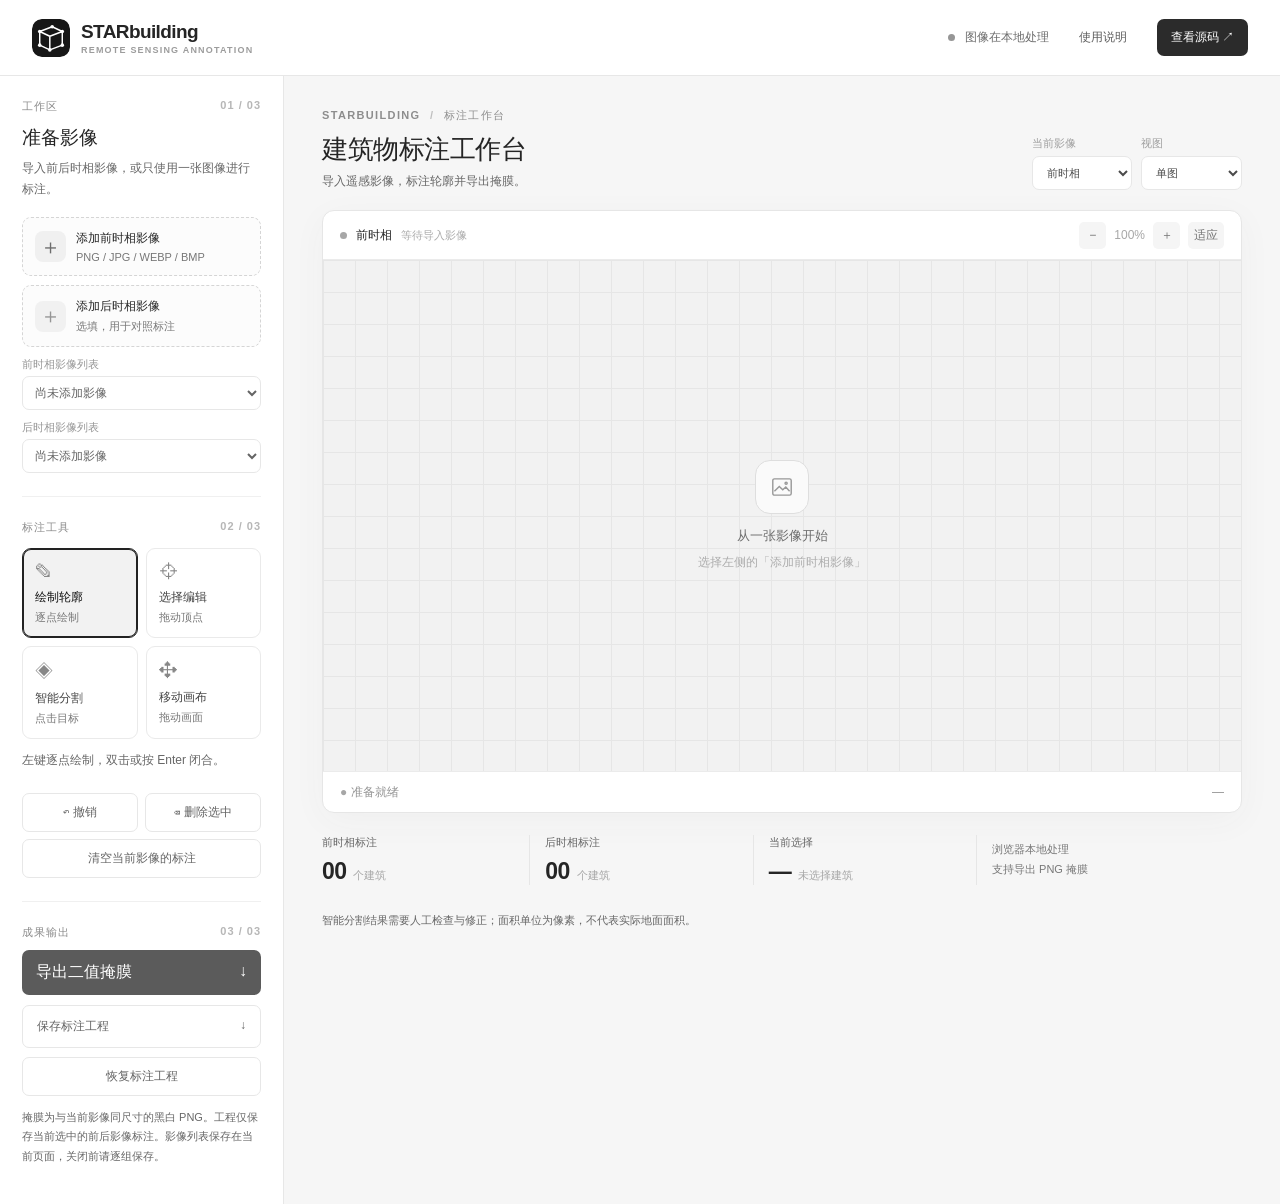
<file: docs/index.html>
<!doctype html>
<html lang="zh-CN"><head><meta charset="utf-8"><meta name="viewport" content="width=device-width,initial-scale=1"><meta name="color-scheme" content="light"><title>STARbuilding · 遥感建筑标注</title><link rel="icon" type="image/svg+xml" href="./icon.svg"><link rel="stylesheet" href="./style.css"></head>
<body><header><a class="brand" href="#"><span class="brand-icon"><img src="./icon.svg" alt=""></span><span><strong>STARbuilding</strong><small>REMOTE SENSING ANNOTATION</small></span></a><div class="header-end"><span class="local-badge"><i></i> 图像在本地处理</span><button id="help" class="text-btn">使用说明</button><a class="github" href="https://github.com/cha290196-hue/STARbuilding">查看源码 ↗</a></div></header>
<main><aside class="sidebar"><div class="section-heading"><span>工作区</span><span class="step">01 / 03</span></div><h2>准备影像</h2><p class="muted">导入前后时相影像，或只使用一张图像进行标注。</p><label class="upload"><input id="file-before" type="file" multiple accept="image/png,image/jpeg,image/webp,image/bmp"><span class="upload-icon">＋</span><span><b>添加前时相影像</b><small id="before-name">PNG / JPG / WEBP / BMP</small></span></label><label class="upload"><input id="file-after" type="file" multiple accept="image/png,image/jpeg,image/webp,image/bmp"><span class="upload-icon warm">＋</span><span><b>添加后时相影像</b><small id="after-name">选填，用于对照标注</small></span></label><label class="image-picker">前时相影像列表<select id="images-before" aria-label="前时相影像列表"><option value="">尚未添加影像</option></select></label><label class="image-picker">后时相影像列表<select id="images-after" aria-label="后时相影像列表"><option value="">尚未添加影像</option></select></label><div class="divider"></div><div class="section-heading"><span>标注工具</span><span class="step">02 / 03</span></div><div class="tool-grid" id="tools"><button class="tool selected" data-mode="polygon"><span>✎</span><b>绘制轮廓</b><small>逐点绘制</small></button><button class="tool" data-mode="edit"><span>⌖</span><b>选择编辑</b><small>拖动顶点</small></button><button class="tool" data-mode="ai"><span>◈</span><b>智能分割</b><small>点击目标</small></button><button class="tool" data-mode="pan"><span>✥</span><b>移动画布</b><small>拖动画面</small></button></div><p id="tool-hint" class="hint">左键逐点绘制，双击或按 Enter 闭合。</p><div class="actions"><button id="undo">↶ 撤销</button><button id="remove">⌫ 删除选中</button></div><button id="clear" class="clear">清空当前影像的标注</button><div class="divider"></div><div class="section-heading"><span>成果输出</span><span class="step">03 / 03</span></div><button id="export-mask" class="primary">导出二值掩膜 <span>↓</span></button><button id="export-project" class="secondary">保存标注工程 <span>↓</span></button><label class="import-project">恢复标注工程<input id="project-file" type="file" accept="application/json,.json"></label><p class="footnote">掩膜为与当前影像同尺寸的黑白 PNG。工程仅保存当前选中的前后影像标注。影像列表保存在当前页面，关闭前请逐组保存。</p></aside>
<section class="workspace"><div class="workspace-head"><div><div class="eyebrow">STARBUILDING <span> / </span> 标注工作台</div><h1>建筑物标注工作台</h1><p>导入遥感影像，标注轮廓并导出掩膜。</p></div><div class="head-controls"><label>当前影像<select id="active"><option value="before">前时相</option><option value="after">后时相</option></select></label><label>视图<select id="layout"><option value="single">单图</option><option value="side">左右对照</option><option value="overlay">叠加对照</option></select></label></div></div><div class="canvas-shell"><div class="canvas-toolbar"><div class="canvas-title"><span class="pulse"></span><strong id="view-title">前时相</strong><span id="dimensions">等待导入影像</span></div><div class="canvas-buttons"><button id="zoom-out" title="缩小">−</button><span id="zoom-label">100%</span><button id="zoom-in" title="放大">＋</button><button id="fit" title="适应画布">适应</button></div></div><div id="panes" class="panes single"><div class="pane" data-side="before"><canvas id="canvas-before"></canvas><div class="empty" id="empty-before"><div class="empty-mark"><svg viewBox="0 0 24 24" fill="none" stroke="currentColor" stroke-width="1.3" aria-hidden="true"><rect x="3.5" y="4.5" width="17" height="15" rx="1.5"/><path d="m5 16 4.5-4.5 3.2 3.1 2.8-2.6 3.5 4"/><circle cx="15.8" cy="8.5" r="1"/></svg></div><strong>从一张影像开始</strong><span>选择左侧的「添加前时相影像」</span></div></div><div class="pane" data-side="after"><canvas id="canvas-after"></canvas><div class="empty" id="empty-after"><div class="empty-mark">＋</div><strong>添加后时相影像</strong><span>导入另一张图像进行对照</span></div></div></div><div class="canvas-footer"><div><span class="key">●</span> <span id="status" role="status">准备就绪</span></div><div id="pointer">—</div></div></div><div class="bottom"><div><span class="metric-label">前时相标注</span><strong id="count-before">00</strong><span>个建筑</span></div><div><span class="metric-label">后时相标注</span><strong id="count-after">00</strong><span>个建筑</span></div><div><span class="metric-label">当前选择</span><strong id="selection">—</strong><span id="area">未选择建筑</span></div><div class="bottom-note">浏览器本地处理<br>支持导出 PNG 掩膜</div></div><p class="disclaimer">智能分割结果需要人工检查与修正；面积单位为像素，不代表实际地面面积。</p></section></main>
<dialog id="help-dialog"><div class="dialog-top"><b>使用说明</b><button id="close-help">✕</button></div><ol><li>导入前时相影像；需要对比时再导入后时相。</li><li>选择「绘制轮廓」逐点标注，双击或按 Enter 完成。选择「选择编辑」后可选中轮廓并拖动顶点。</li><li>选择「智能分割」并点击目标，首次使用需要联网下载模型。结果须人工核对；每次点击创建一个轮廓。</li><li>滚轮缩放，移动画布工具用于平移；左右对照分别编辑两张影像，叠加模式要求两张影像尺寸一致并已配准。</li><li>导出二值掩膜或保存工程。工程仅包含当前选中的前后时相标注，不包含图像；恢复时须重新选择同尺寸原图。</li></ol><p>快捷键：Enter 完成绘制、Esc 取消当前绘制、Ctrl/Cmd + Z 撤销、Delete 删除选中。</p></dialog><script type="module" src="./app.js"></script></body></html>
</file>
<file: docs/style.css>
:root{font-family:Inter,"Noto Sans SC","Microsoft YaHei",sans-serif;color:#252525;background:#f6f6f6;font-synthesis:none}*{box-sizing:border-box}body{margin:0}button,select{font:inherit}button{cursor:pointer}button:focus-visible,select:focus-visible,label:focus-within{outline:3px solid #b8b8b8;outline-offset:2px}header{height:76px;background:#ffffff;border-bottom:1px solid #e7e7e7;display:flex;align-items:center;justify-content:space-between;padding:0 32px}.brand{display:flex;gap:11px;align-items:center;text-decoration:none;color:inherit}.brand-icon{width:38px;height:38px;display:grid;place-items:center;color:#ffffff;background:#595959;border-radius:11px;font-size:26px}.brand strong{font-size:19px;letter-spacing:-.6px}.brand small{display:block;font-size:9px;letter-spacing:1.2px;color:#9c9c9c;font-weight:700;margin-top:2px}.header-end{display:flex;align-items:center;gap:24px;font-size:12px}.local-badge{color:#6b6b6b}.local-badge i{display:inline-block;width:7px;height:7px;border-radius:50%;background:#969696;margin-right:6px}.text-btn{border:0;background:none;color:#5d5d5d}.github{color:#ffffff;text-decoration:none;background:#2b2b2b;border-radius:7px;padding:10px 14px;font-weight:600}main{display:grid;grid-template-columns:284px minmax(0,1fr);min-height:calc(100vh - 76px)}.sidebar{padding:27px 22px;border-right:1px solid #e7e7e7;background:#ffffff}.section-heading{display:flex;justify-content:space-between;text-transform:uppercase;letter-spacing:1px;font-size:11px;font-weight:800;color:#8b8b8b}.step{color:#b7b7b7}.sidebar h2{font-size:19px;margin:11px 0 7px}.muted,.footnote{font-size:12px;color:#979797;line-height:1.75}.muted{margin:0 0 17px}.upload{display:flex;align-items:center;gap:10px;border:1px dashed #d5d5d5;border-radius:9px;padding:12px;margin-bottom:9px;cursor:pointer;background:#fcfcfc}.upload:hover{border-color:#797979;background:#f8f8f8}.upload input,.import-project input{display:none}.upload-icon{width:31px;height:31px;border-radius:8px;background:#f0f0f0;color:#6d6d6d;font-size:21px;display:grid;place-items:center}.upload-icon.warm{background:#f1f1f1;color:#959595}.upload b{display:block;font-size:12px}.upload small{display:block;font-size:11px;color:#a7a7a7;margin-top:4px;max-width:160px;text-overflow:ellipsis;overflow:hidden;white-space:nowrap}.divider{height:1px;background:#f0f0f0;margin:23px 0}.tool-grid{display:grid;grid-template-columns:1fr 1fr;gap:8px;margin-top:13px}.tool{border:1px solid #eaeaea;background:#ffffff;border-radius:9px;text-align:left;padding:12px;color:#686868}.tool span,.tool b,.tool small{display:block}.tool span{font-size:18px;color:#878787;margin-bottom:7px}.tool b{font-size:12px;color:#434343}.tool small{font-size:11px;color:#a6a6a6;margin-top:4px}.tool.selected{border-color:#9c9c9c;background:#f6f6f6;box-shadow:inset 0 0 0 1px #c6c6c6}.hint{min-height:30px;color:#8a8a8a;font-size:12px;line-height:1.5}.actions{display:flex;gap:7px}.actions button,.clear,.secondary,.import-project{border:1px solid #e7e7e7;background:#ffffff;border-radius:7px;color:#656565;padding:10px;font-size:12px}.actions button{flex:1}.clear{width:100%;margin-top:7px}.primary,.secondary{width:100%;display:flex;justify-content:space-between;padding:12px 14px;font-weight:700;margin-top:10px}.primary{background:#5b5b5b;color:white;border:0;border-radius:7px}.primary:hover{background:#484848}.import-project{display:block;text-align:center;margin-top:9px;cursor:pointer}.footnote{font-size:11px;margin-top:12px}.workspace{padding:32px 38px;min-width:0}.workspace-head{display:flex;justify-content:space-between;align-items:end;gap:20px;margin-bottom:26px}.eyebrow{font-size:11px;color:#8d8d8d;letter-spacing:1.35px;font-weight:800}.eyebrow span{padding:0 5px;color:#bfbfbf}.workspace h1{font-size:30px;line-height:1.35;letter-spacing:-1px;margin:12px 0 8px}.workspace h1 em{font-style:normal;color:#676767}.workspace-head p{font-size:12px;color:#9a9a9a;margin:0}.head-controls{display:flex;gap:9px}.head-controls label{font-size:11px;color:#9f9f9f}.head-controls select{display:block;margin-top:5px;min-width:100px;padding:9px 25px 9px 10px;border:1px solid #e7e7e7;border-radius:7px;background:white;color:#4b4b4b}.canvas-shell{background:white;border:1px solid #e6e6e6;border-radius:12px;overflow:hidden;box-shadow:0 8px 35px #4b4b4b0a}.canvas-toolbar,.canvas-footer{height:48px;display:flex;justify-content:space-between;align-items:center;padding:0 17px}.canvas-title{font-size:12px;display:flex;gap:9px;align-items:center}.canvas-title span:last-child{font-size:11px;color:#aaaaaa}.pulse{height:7px;width:7px;background:#a7a7a7;border-radius:50%}.canvas-buttons{display:flex;gap:8px;align-items:center;color:#a7a7a7;font-size:12px}.canvas-buttons button{border:0;background:#f5f5f5;border-radius:5px;color:#767676;min-width:27px;height:27px}.panes{height:min(57vh,640px);min-height:350px;display:flex;background:#f2f2f2;border-block:1px solid #ebebeb}.pane{position:relative;min-width:0;flex:1;overflow:hidden;background-color:#f2f2f2;background-image:linear-gradient(#e6e6e6 1px, transparent 1px),linear-gradient(90deg,#e6e6e6 1px,transparent 1px);background-size:32px 32px}.pane+ .pane{border-left:1px solid #e4e4e4}.panes.single .pane[data-side=after],.panes.overlay .pane[data-side=after]{display:none}.panes.single.after .pane[data-side=before]{display:none}.panes.single.after .pane[data-side=after]{display:block}.pane canvas{width:100%;height:100%;display:block;touch-action:none}.empty{position:absolute;inset:0;display:flex;flex-direction:column;align-items:center;justify-content:center;pointer-events:none;color:#8a8a8a;gap:9px}.empty[hidden]{display:none}.empty-mark{display:grid;place-items:center;width:54px;height:54px;border:1px solid #dedede;background:#fafafa;color:#989898;border-radius:15px;font-size:27px;margin-bottom:4px}.empty strong{font-size:13px;color:#6c6c6c}.empty span{font-size:12px;color:#adadad}.canvas-footer{font-size:12px;color:#949494;height:40px}.key{color:#a6a6a6}.bottom{display:grid;grid-template-columns:repeat(3,1fr) 1.2fr;gap:15px;margin-top:22px}.bottom>div{border-right:1px solid #e6e6e6}.bottom>div:last-child{border:0}.metric-label{display:block;font-size:11px;color:#a5a5a5;margin-bottom:8px}.bottom strong{font-size:23px;letter-spacing:-.6px;margin-right:7px}.bottom div>span:not(.metric-label){font-size:11px;color:#a6a6a6}.bottom-note{font-size:11px;font-weight:800;letter-spacing:1.4px;line-height:1.7;color:#b5b5b5;align-self:center}.bottom-note span{font-size:17px!important;color:#9c9c9c!important}.disclaimer{font-size:11px;color:#adadad;margin-top:28px}dialog{border:0;border-radius:14px;padding:24px;max-width:520px;color:#434343;box-shadow:0 20px 100px #23232350;line-height:1.8;font-size:13px}dialog::backdrop{background:#2b2b2b70}.dialog-top{display:flex;justify-content:space-between;align-items:center;font-size:18px}.dialog-top button{border:0;background:#f2f2f2;border-radius:5px;padding:7px 10px}@media(max-width:850px){header{padding:0 16px}.header-end{gap:9px}.local-badge{display:none}main{display:flex;flex-direction:column}.sidebar{border-right:0;border-bottom:1px solid #e7e7e7}.workspace{padding:24px 16px}.workspace-head{align-items:start;flex-direction:column}.workspace h1{font-size:26px}.bottom{grid-template-columns:repeat(3,1fr)}.bottom-note{display:none}.panes{min-height:330px;height:50vh}.sidebar .tool-grid{grid-template-columns:repeat(4,1fr)}}@media(max-width:480px){.github{display:none}.sidebar .tool-grid{grid-template-columns:repeat(2,1fr)}.canvas-title span:last-child{display:none}.panes.side{flex-direction:column}.panes.side .pane+.pane{border-left:0;border-top:1px solid #e4e4e4}}

.image-picker{display:block;margin-top:10px;color:#979797;font-size:11px}.image-picker select{display:block;width:100%;border:1px solid #e7e7e7;border-radius:7px;background:#ffffff;color:#656565;font-size:12px;padding:8px;margin-top:4px}

.brand-icon{background:transparent;border-radius:10px;overflow:hidden;display:block}.brand-icon img{width:100%;height:100%;display:block}.tool.selected{border-color:#222;background:#f2f2f2;box-shadow:inset 0 0 0 1px #222}.tool.selected b{color:#111}.workspace h1{font-size:26px;margin:9px 0 6px;letter-spacing:-.5px}.sidebar{padding-top:23px}.workspace-head{margin-bottom:20px}.empty-mark svg{width:26px;height:26px}.brand-icon img{object-fit:cover}.hint,.footnote,.muted,.disclaimer{color:#676767}.upload small,.tool small{color:#777}.metric-label{color:#666}.workspace-head p{color:#666}.bottom-note{line-height:1.8;font-size:11px;letter-spacing:0;font-weight:500;color:#777}
</file>
